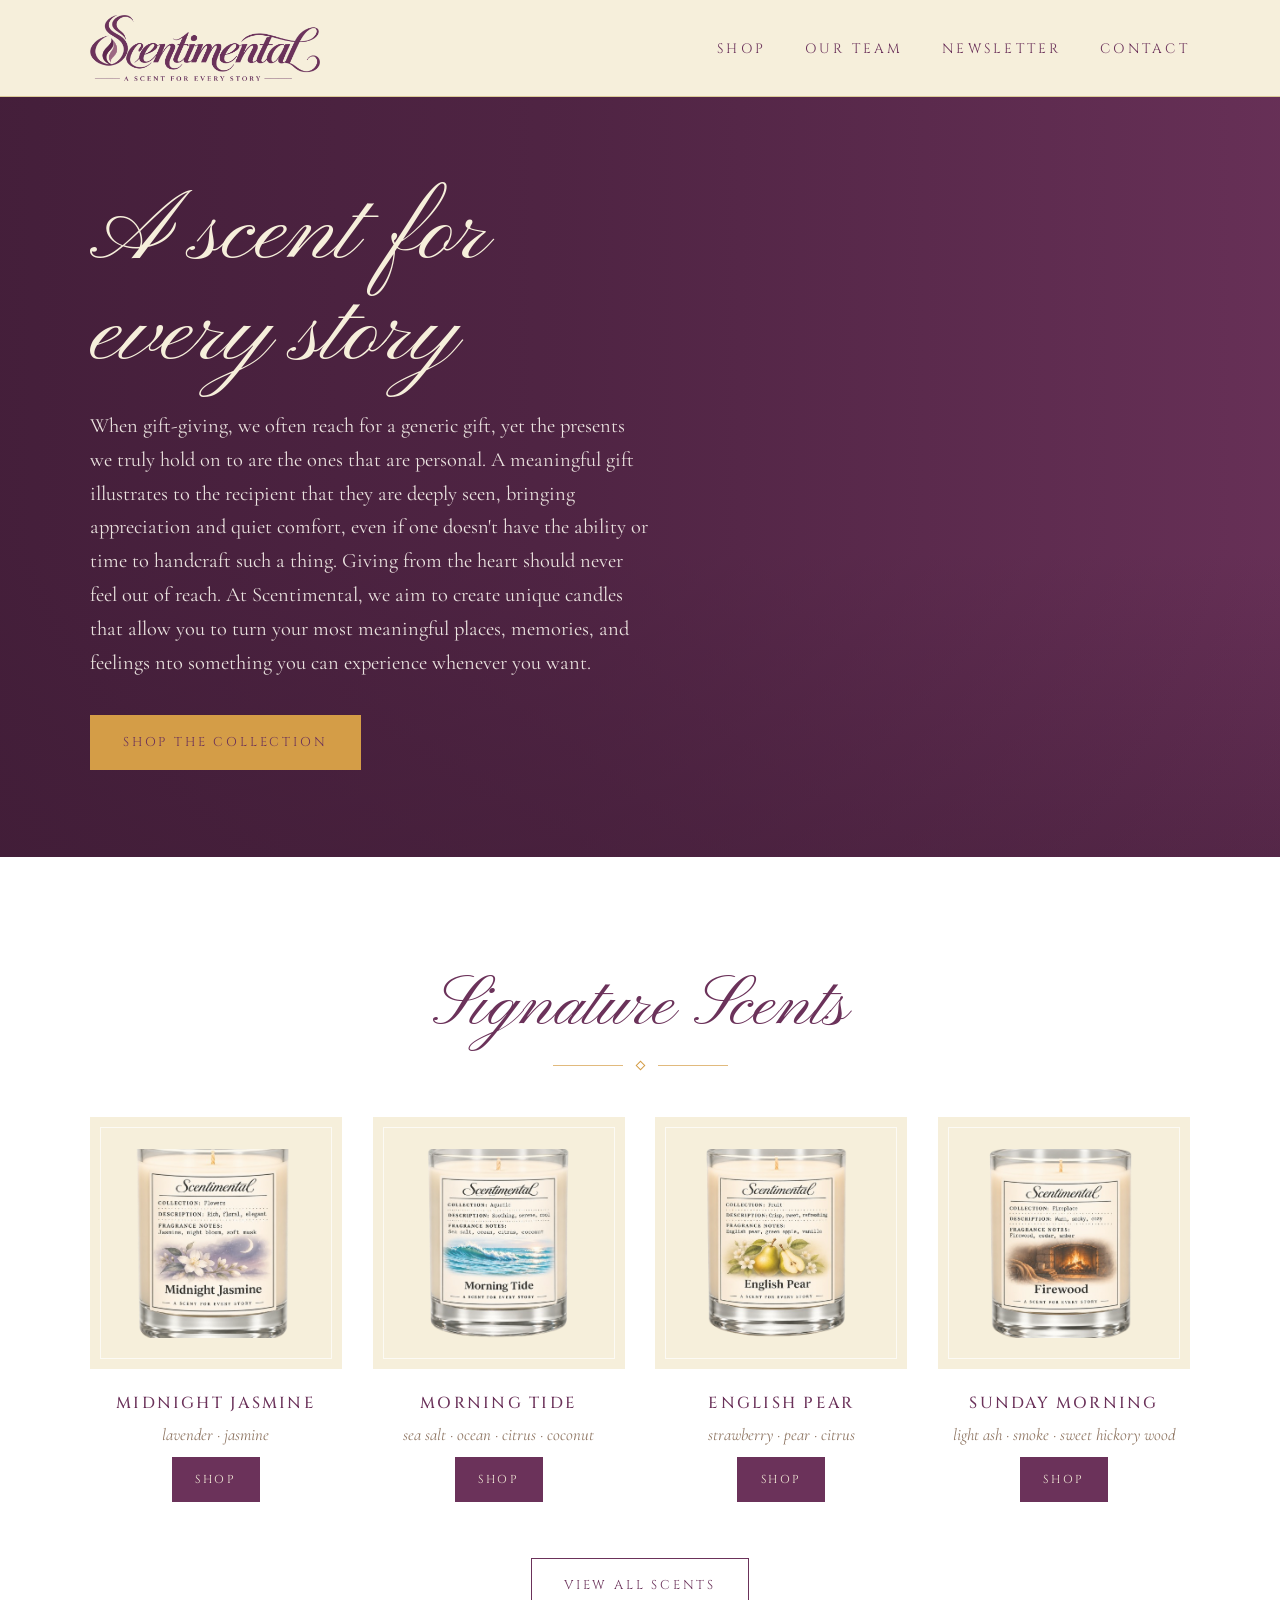
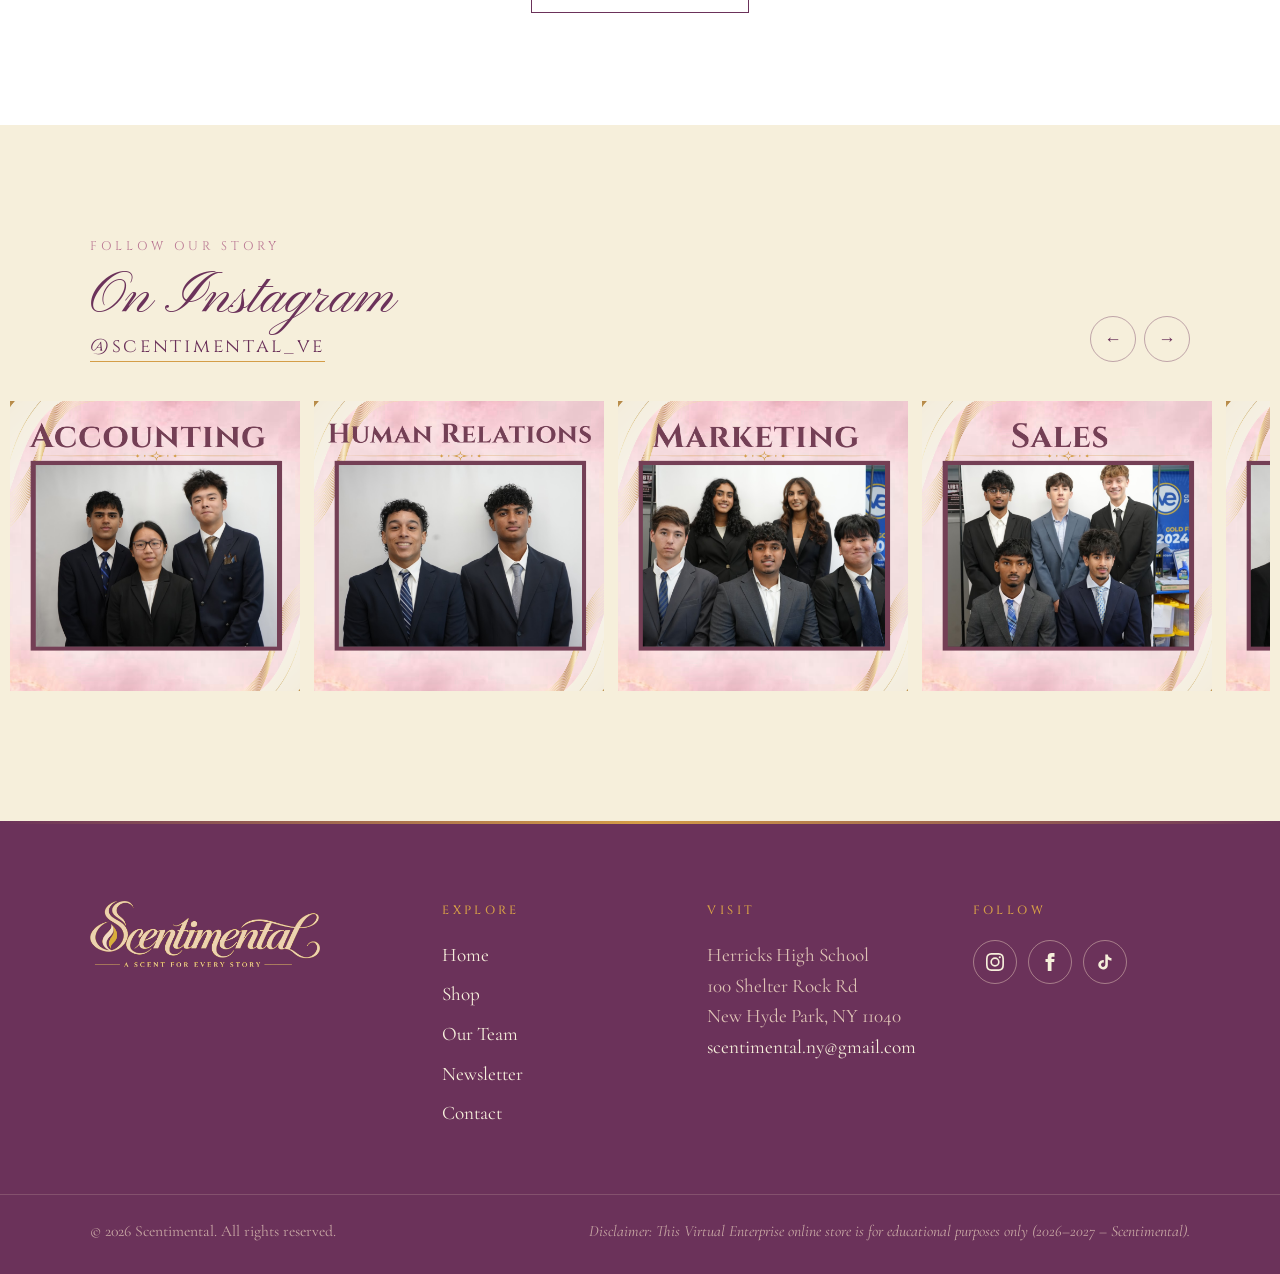
<file: index.html>
<!-- make sure rubric is followed: ON MON JUST UPDATE DESCIRIPTION -->

<!doctype html>
<html lang="en">
<head>
  <meta charset="utf-8">
  <meta name="viewport" content="width=device-width, initial-scale=1">
  <title>Scentimental | A Scent for Every Story</title>
  <meta name="description" content="Hand-poured soy candles from Scentimental. A scent for every story.">
  <link rel="icon" type="image/png" href="assets/favicon.png">
  <link rel="preconnect" href="https://fonts.googleapis.com">
  <link rel="preconnect" href="https://fonts.gstatic.com" crossorigin>
  <link href="https://fonts.googleapis.com/css2?family=Cinzel:wght@400;500;600&family=Cormorant+Garamond:ital,wght@0,400;0,500;0,600;1,400;1,500&family=Pinyon+Script&display=swap" rel="stylesheet">
  <link rel="stylesheet" href="css/style.css">
</head>
<body>

  <header class="site-header">
    <div class="wrap">
      <a class="brand" href="index.html" aria-label="Scentimental home">
        <img src="assets/logo-wordmark.png" alt="Scentimental — A Scent for Every Story">
      </a>
      <button class="nav-toggle" aria-label="Open menu" aria-expanded="false" aria-controls="site-nav">
        <span></span><span></span><span></span>
      </button>
      <nav class="nav" id="site-nav" aria-label="Main">
        <ul><li><a href="shop.html">Shop</a></li><li><a href="team.html">Our Team</a></li><li><a href="newsletter.html">Newsletter</a></li><li><a href="contact.html">Contact</a></li></ul>
      </nav>
    </div>
  </header>

  <main>

    <section class="hero" style="background-image:url('https://images.unsplash.com/photo-1476900164809-ff19b8ae5968?auto=format&fit=crop&w=2000&q=75')">
      <div class="wrap">
        <div class="hero-copy">
          <h1>A scent for every story</h1>
          <p>When gift-giving, we often reach for a generic gift, yet the presents we truly hold on to are the ones that are personal. A meaningful gift illustrates to the recipient that they are deeply seen, bringing appreciation and quiet comfort, even if one doesn't have the ability or time to handcraft such a thing. Giving from the heart should never feel out of reach. At Scentimental, we aim to create unique candles that allow you to turn your most meaningful places, memories, and feelings nto something you can experience whenever you want.</p>
          <a class="btn btn--gold" href="shop.html">Shop the Collection</a>
        </div>
      </div>
    </section>

    <section class="section">
      <div class="wrap">
        <header class="section-head reveal">
          <h2 class="script-title">Signature Scents</h2>
          <div class="rule"><span></span></div>
        </header>
        <div class="products">
        <article class="product reveal">
          <div class="product-photo"><img src="assets/candlephotos/midnightjasmine.png" alt=""></div>
          <h3>Midnight Jasmine</h3>
          <p class="notes">lavender &middot; jasmine</p>
          <a class="btn btn--sm" href="shop.html" aria-label="Shop">Shop</a>
        </article>
        <article class="product reveal">
          <div class="product-photo"><img src="assets/candlephotos/morningtide.png" alt=""></div>
          <h3>Morning Tide</h3>
          <p class="notes">sea salt &middot; ocean &middot; citrus &middot; coconut</p>
          <a class="btn btn--sm" href="shop.html" aria-label="Buy Golden Hour">Shop</a>
        </article>
        <article class="product reveal">
          <div class="product-photo"><img src="assets/candlephotos/englishpear.png" alt=""></div>
          <h3>English Pear</h3>
          <p class="notes">strawberry &middot; pear &middot; citrus</p>
          <a class="btn btn--sm" href="shop.html" aria-label="Buy Love Letters">Shop</a>
        </article>
        <article class="product reveal">
          <div class="product-photo"><img src="assets/candlephotos/firewood.png" alt=""></div>
          <h3>Sunday Morning</h3>
          <p class="notes">light ash &middot; smoke &middot; sweet hickory wood</p>         
          <a class="btn btn--sm" href="shop.html" aria-label="Buy Sunday Morning">Shop</a>
        </article>
        </div>
        <div class="center-cta reveal"><a class="btn btn--ghost" href="shop.html">View All Scents</a></div>
      </div>
    </section>

    <section class="section section--sand">
      <div class="wrap">
        <div class="insta-head reveal">
          <div>
            <p class="eyebrow">Follow our story</p>
            <h2 class="script-title">On Instagram</h2>
            <a class="insta-handle" href="https://www.instagram.com/scentimental_ve/" target="_blank" rel="noopener">@scentimental_ve</a>
          </div>
          <div class="insta-controls">
            <button type="button" data-scroll="-1" aria-label="Scroll gallery left">&larr;</button>
            <button type="button" data-scroll="1" aria-label="Scroll gallery right">&rarr;</button>
          </div>
        </div>
      </div>
      <div class="insta-track">
        <a href="https://www.instagram.com/p/Dfdggf5mznR/?img_index=1" target="_blank" rel="noopener" aria-label="View post on Instagram"><img src="assets/instaposts/accounting.png"></a>
        <a href="https://www.instagram.com/p/DfdaLjxmwQW/?img_index=1" target="_blank" rel="noopener" aria-label="View post on Instagram"><img src="assets/instaposts/HR.png"></a>
        <a href="https://www.instagram.com/p/DfdVoEem-0d/?img_index=1" target="_blank" rel="noopener" aria-label="View post on Instagram"><img src="assets/instaposts/marketing.png"></a>
        <a href="https://www.instagram.com/p/DfdPebbGySq/?img_index=1" target="_blank" rel="noopener" aria-label="View post on Instagram"><img src="assets/instaposts/sales.png"></a>
        <a href="https://www.instagram.com/p/DfdPU5fGx5H/?img_index=1" target="_blank" rel="noopener" aria-label="View post on Instagram"><img src="assets/instaposts/csuite.png" alt="Meet C-Suite" loading="lazy"></a>
        <a href="https://www.instagram.com/p/Dfc-5CEtt4u/" target="_blank" rel="noopener" aria-label="View post on Instagram"><img src="assets/instaposts/team.png" alt="Meet The Team post" loading="lazy"></a>
        <a href="https://www.instagram.com/p/DfRBzHvFoQL/?img_index=1" target="_blank" rel="noopener" aria-label="View post on Instagram"><img src="assets/instaposts/liupost.png" alt="LIU Leadership Post" loading="lazy"></a>
        <a href="https://www.instagram.com/p/DfPlfXWN_NI/" target="_blank" rel="noopener" aria-label="View post on Instagram"><img src="assets/instaposts/liureel.png" alt="LIU Leadership Reel" loading="lazy"></a>
        <a href="https://www.instagram.com/p/DfIRN-fN0MX/" target="_blank" rel="noopener" aria-label="View post on Instagram"><img src="assets/instaposts/banner1.png" alt="Scentimental banner photo" loading="lazy"></a>
        <a href="https://www.instagram.com/p/DfIRKZMNMnD/" target="_blank" rel="noopener" aria-label="View post on Instagram"><img src="assets/instaposts/banner2.png" alt="Scentimental banner photo" loading="lazy"></a>
        <a href="https://www.instagram.com/p/DfIREo2N8S3/" target="_blank" rel="noopener" aria-label="View post on Instagram"><img src="assets/instaposts/banner3.png" alt="Scentimental banner photo" loading="lazy"></a>
      </div>
    </section>

  </main>

  <footer class="site-footer">
    <div class="wrap footer-grid">
      <div class="footer-brand">
        <a href="index.html"><img src="assets/logo-wordmark-light.png" alt="Scentimental"></a>
      </div>
      <div>
        <h4>Explore</h4>
        <ul><li><a href="index.html">Home</a></li><li><a href="shop.html">Shop</a></li><li><a href="team.html">Our Team</a></li><li><a href="newsletter.html">Newsletter</a></li><li><a href="contact.html">Contact</a></li></ul>
      </div>
      <div>
        <h4>Visit</h4>
        <address>
          Herricks High School<br>
          100 Shelter Rock Rd<br>
          New Hyde Park, NY 11040<br>
          <a href="mailto:scentimental.ny@gmail.com">scentimental.ny@gmail.com</a>
        </address>
      </div>
      <div>
        <h4>Follow</h4>
        <div class="socials">
          <a href="https://www.instagram.com/scentimental_ve/" target="_blank" rel="noopener" aria-label="Scentimental on Instagram"><svg viewBox="0 0 24 24" aria-hidden="true"><path d="M12 2.2c3.2 0 3.6 0 4.8.1 3.3.1 4.8 1.7 4.9 4.9.1 1.3.1 1.6.1 4.8s0 3.6-.1 4.8c-.1 3.2-1.7 4.8-4.9 4.9-1.3.1-1.6.1-4.8.1s-3.6 0-4.8-.1c-3.3-.1-4.8-1.7-4.9-4.9C2.2 15.6 2.2 15.2 2.2 12s0-3.6.1-4.8C2.4 3.9 3.9 2.4 7.2 2.3 8.4 2.2 8.8 2.2 12 2.2zM12 0C8.7 0 8.3 0 7.1.1 2.7.3.3 2.7.1 7.1 0 8.3 0 8.7 0 12s0 3.7.1 4.9c.2 4.4 2.6 6.8 7 7 1.2.1 1.6.1 4.9.1s3.7 0 4.9-.1c4.4-.2 6.8-2.6 7-7 .1-1.2.1-1.6.1-4.9s0-3.7-.1-4.9c-.2-4.4-2.6-6.8-7-7C15.7 0 15.3 0 12 0zm0 5.8a6.2 6.2 0 100 12.4 6.2 6.2 0 000-12.4zM12 16a4 4 0 110-8 4 4 0 010 8zm6.4-11.8a1.4 1.4 0 100 2.9 1.4 1.4 0 000-2.9z"/></svg></a>
          <a href="https://l.instagram.com/?u=https%3A%2F%2Fwww.facebook.com%2Fshare%2F1KSWnZXeKc%2F%3Fmibextid%3DwwXIfr%26utm_source%3Dig%26utm_medium%3Dsocial%26utm_content%3Dlink_in_bio&e=AUAwogEPh-abbCGvbs3tmME3pNUgNJGhS3Cw4AlfOlMktKXsWPhVgyaB8CdWRRhA0xU8I9SGsiQ_b3XwppEus-6hICic-MZmwNwvNtiLVO6futWHwQrCJRy4A1t7oMZj558mN3nqlr5o" target="_blank" rel="noopener" aria-label="Scentimental on Facebook"><svg viewBox="0 0 24 24" aria-hidden="true"><path d="M9 8H6v4h3v12h5V12h3.6l.4-4h-4V6.3c0-1 .2-1.3 1.1-1.3H18V0h-3.8C10.6 0 9 1.6 9 4.6V8z"/></svg></a>
          <a href="https://www.tiktok.com/@scentimental_ve" target="_blank" rel="noopener" aria-label="Scentimental on TikTok"><svg viewBox="0 0 24 24" aria-hidden="true"><path d="M19.6 6.7a4.8 4.8 0 01-3.8-4.2V2h-3.4v13.7a2.9 2.9 0 01-5.2 1.7 2.9 2.9 0 013.2-4.5V9.4a6.3 6.3 0 00-5.4 10.7 6.3 6.3 0 0010.8-4.4V8.7a8.2 8.2 0 004.8 1.5V6.8a4.8 4.8 0 01-1-.1z"/></svg></a>
        </div>
      </div>
    </div>
    <div class="footer-base">
      <div class="wrap">
        <span>&copy; <span data-year>2026</span> Scentimental. All rights reserved.</span>
        <span class="disclaimer">Disclaimer: This Virtual Enterprise online store is for educational purposes only (2026&ndash;2027 &ndash; Scentimental).</span>
      </div>
    </div>
  </footer>

  <script src="js/main.js"></script>
</body>
</html>
</file>
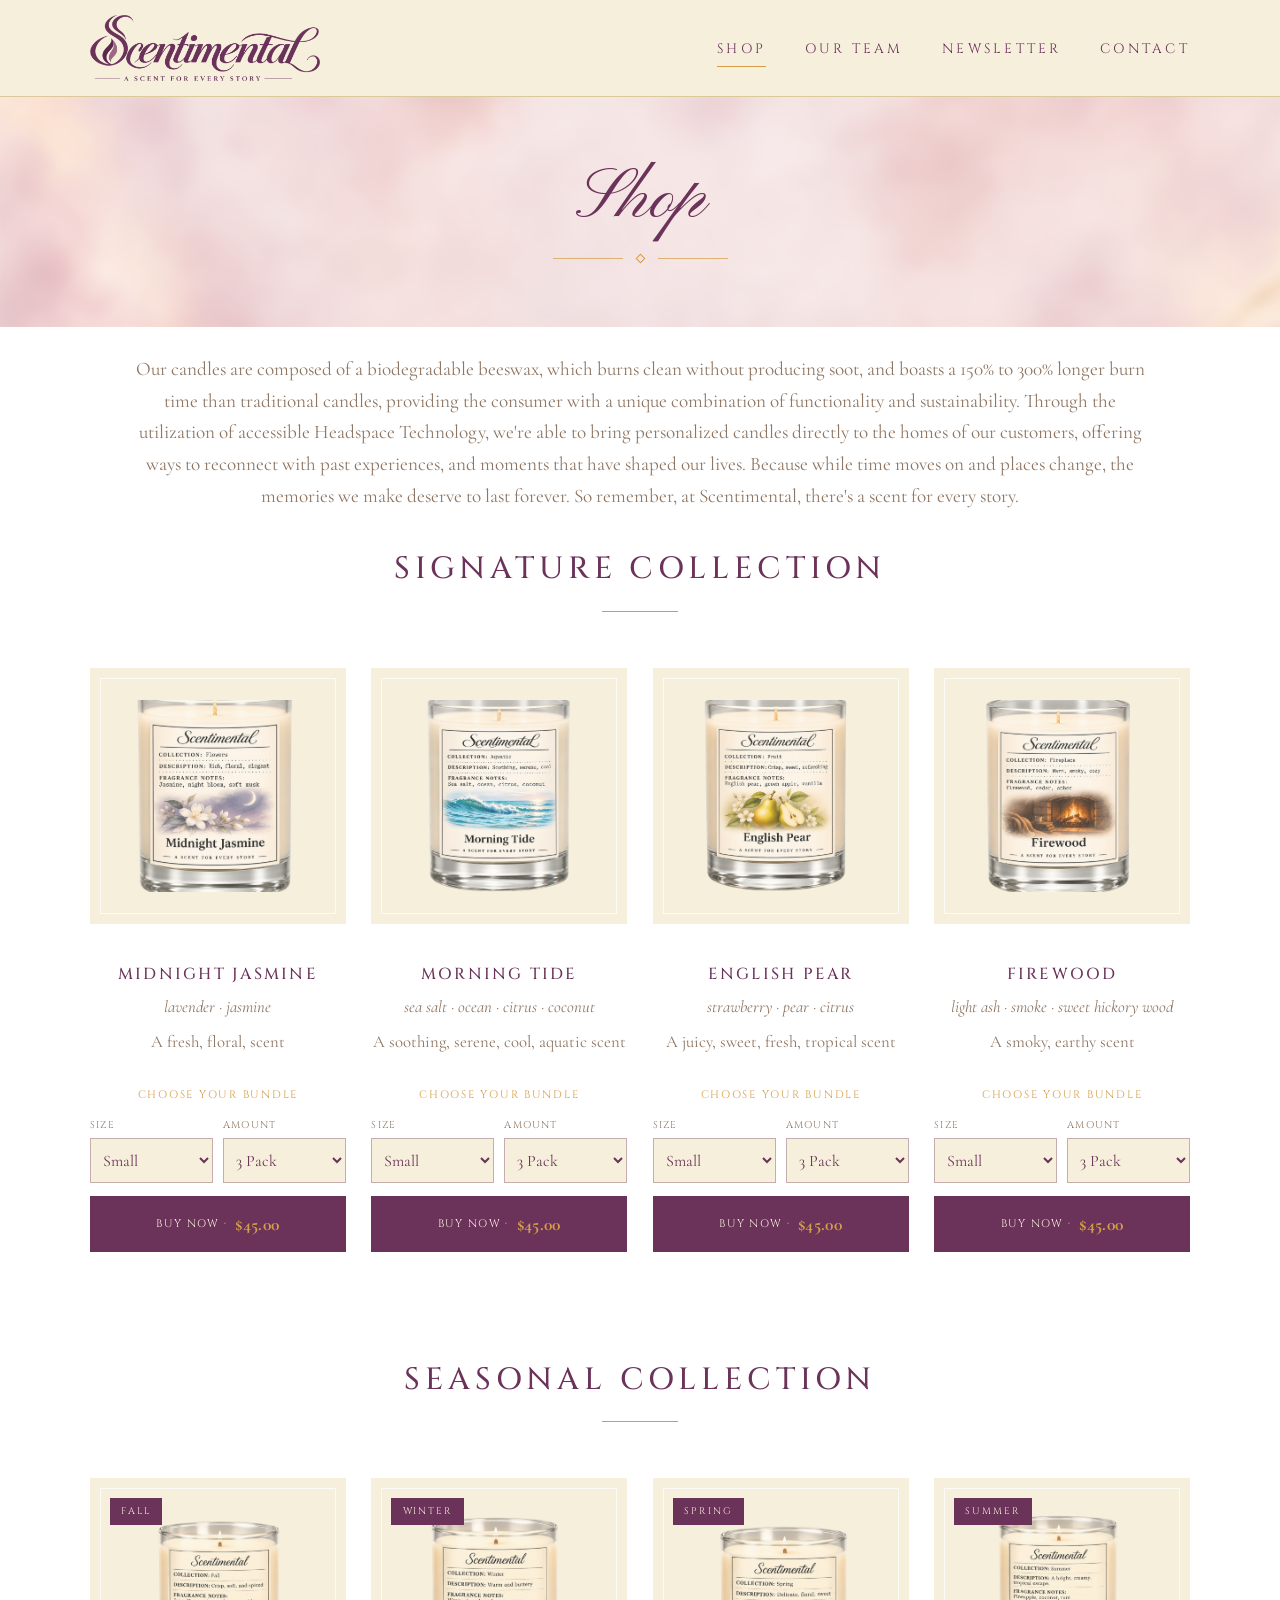
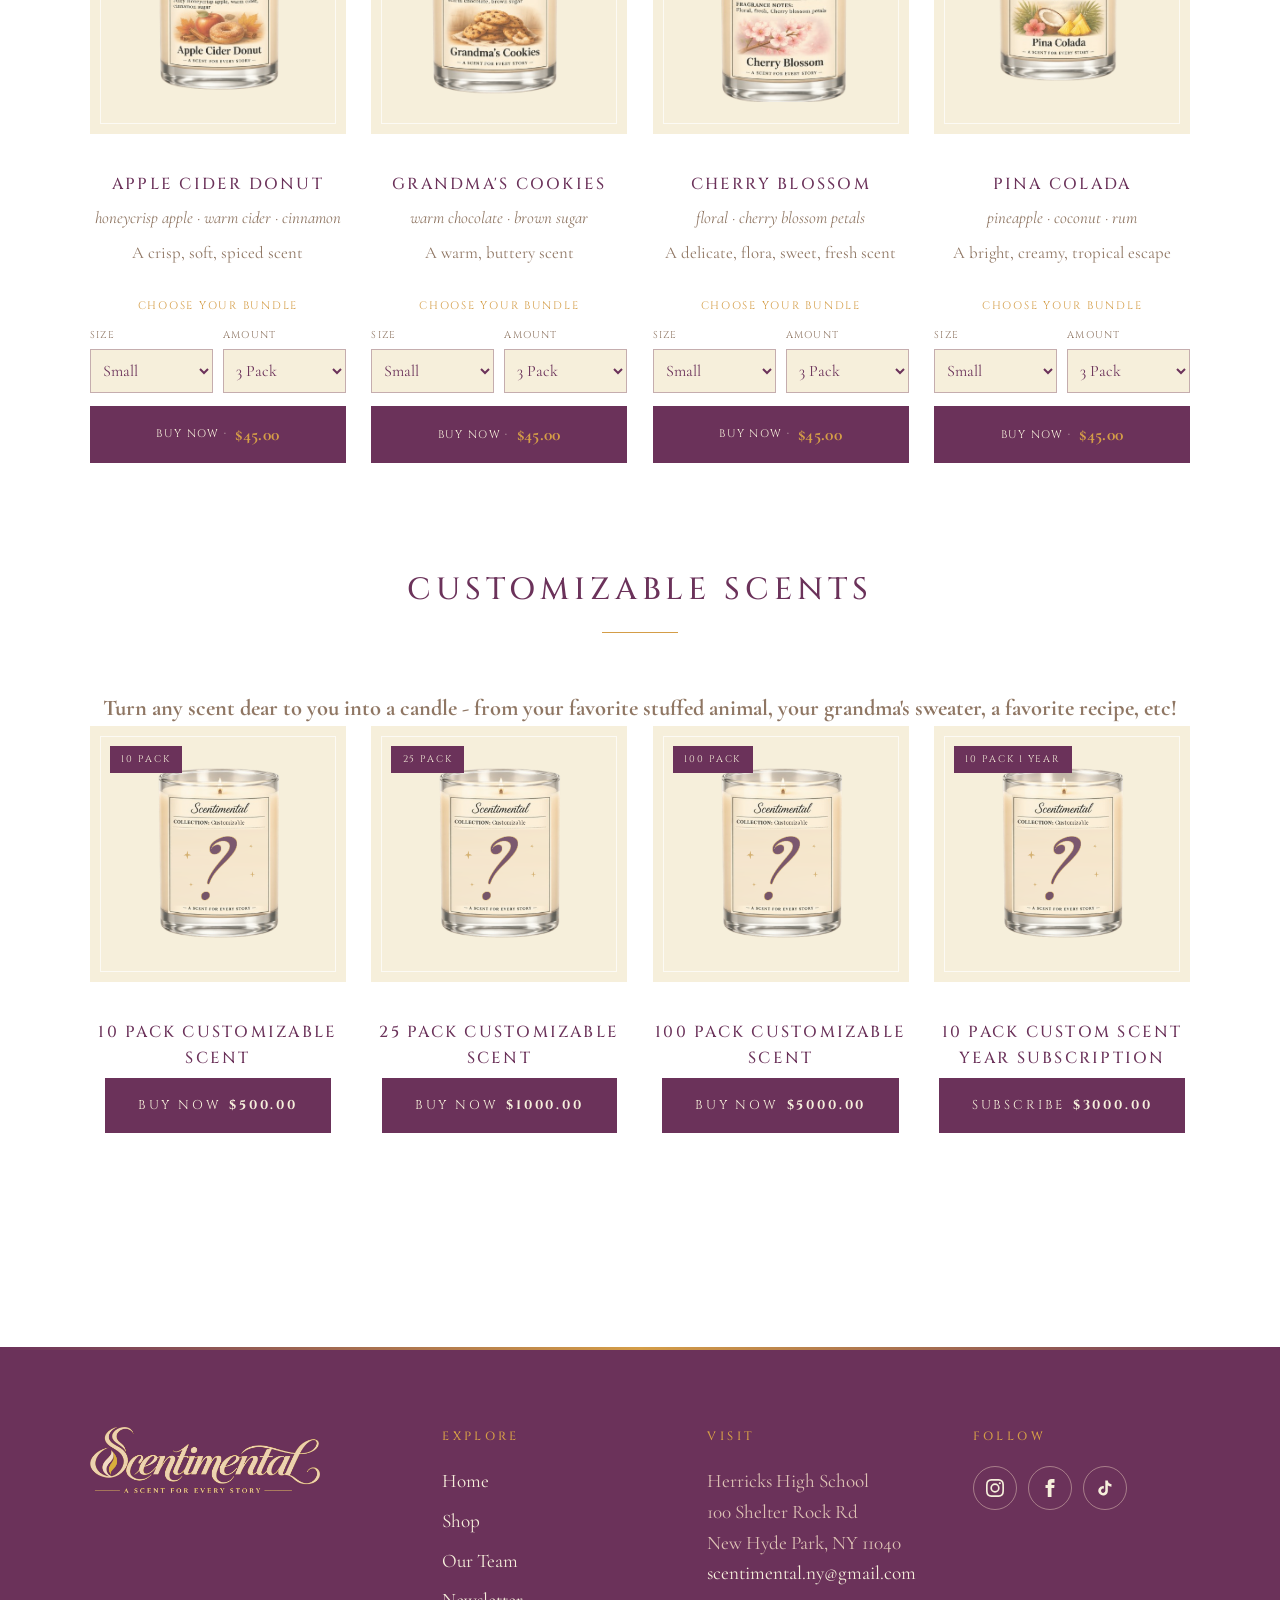
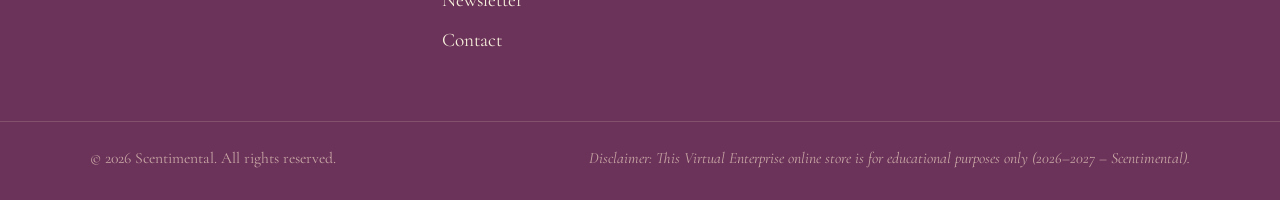
<file: shop.html>
<!doctype html>
<html lang="en">
<head>
  <meta charset="utf-8">
  <meta name="viewport" content="width=device-width, initial-scale=1">
  <title>Shop | Scentimental</title>
  <meta name="description" content="Shop Scentimental's hand-poured soy candles and gift sets.">

  <link rel="icon" type="image/png" href="assets/favicon.png">
  <link rel="preconnect" href="https://fonts.googleapis.com">
  <link rel="preconnect" href="https://fonts.gstatic.com" crossorigin>
  <link href="https://fonts.googleapis.com/css2?family=Cinzel:wght@400;500;600&family=Cormorant+Garamond:ital,wght@0,400;0,500;0,600;1,400;1,500&family=Pinyon+Script&display=swap" rel="stylesheet">
  <link rel="stylesheet" href="css/style.css">
</head>

<body>

  <header class="site-header">
    <div class="wrap">
      <a class="brand" href="index.html" aria-label="Scentimental home">
        <img src="assets/logo-wordmark.png" alt="Scentimental — A Scent for Every Story">
      </a>

      <button class="nav-toggle" aria-label="Open menu" aria-expanded="false" aria-controls="site-nav">
        <span></span><span></span><span></span>
      </button>

      <nav class="nav" id="site-nav" aria-label="Main">
        <ul>
          <li><a href="shop.html" aria-current="page">Shop</a></li>
          <li><a href="team.html">Our Team</a></li>
          <li><a href="newsletter.html">Newsletter</a></li>
          <li><a href="contact.html">Contact</a></li></ul>
      </nav>
    </div>

  </header>

  <main>

    <section class="page-banner">
      <h1 class="script-title">Shop</h1>
      <div class="rule"><span></span></div>
    </section>

    <p style="margin: 3vh 10vw 0vh; text-align: center">Our candles are composed of a biodegradable beeswax, which burns clean without producing soot, and boasts a 150% to 300% longer burn time than traditional candles, providing the consumer with a unique combination of functionality and sustainability. Through the utilization of accessible Headspace Technology, we're able to bring personalized candles directly to the homes of our customers, offering ways to reconnect with past experiences, and moments that have shaped our lives. Because while time moves on and places change, the memories we make deserve to last forever. So remember, at Scentimental, there's a scent for every story.</p>

    <section class="section shop-section">
      <div class="wrap">
      
        <!-- signature scents -->
        <section class="shop-collection" aria-labelledby="signature-title">
          <h2 class="collection-title" id="signature-title">Signature Collection</h2>
          <div class="collection-products" id="signature-products"></div>
        </section>

        <!-- seasonal scents -->
        <section class="shop-collection" aria-labelledby="seasonal-title">
          <h2 class="collection-title" id="seasonal-title">Seasonal Collection</h2>
          <div class="collection-products" id="seasonal-products"></div>
        </section>

        <!-- custom scents -->
        <section class="shop-collection custom-collection" aria-labelledby="custom-title">
          <h2 class="collection-title" id="custom-title">Customizable Scents</h2>
          <h3 style="margin: 0px"><center>Turn any scent dear to you into a candle - from your favorite stuffed animal, your grandma's sweater, a favorite recipe, etc!</center></h3>
          
          <div class="collection-products custom-products">
            <article class="product reveal">
              <div class="product-photo">
                <span class="tag">10 PACK</span>
                <img src="assets/candlephotos/custom.png" alt="Customizable scent 10 pack">
              </div>
              <h3>10 Pack Customizable Scent</h3>
              <a href="https://portal.veinternational.org/buybuttons/us0110935/btn/customizable-scent-10-pack-020/" class="btn custom-buy-button">Buy Now <strong>$500.00</strong></a>
            </article>

            <article class="product reveal">
              <div class="product-photo">
                <span class="tag">25 PACK</span>
                <img src="assets/candlephotos/custom.png" alt="Customizable scent 25-pack">
              </div>
              <h3>25 Pack Customizable Scent</h3>
              <a href="https://portal.veinternational.org/buybuttons/us0110935/btn/customizable-scent-25-pack-022/" class="btn custom-buy-button">Buy Now<strong>$1000.00</strong></a>
            </article>

            <article class="product reveal">
              <div class="product-photo">
                <span class="tag">100 PACK</span>
                <img src="assets/candlephotos/custom.png" alt="Customizable scent 100-pack">
              </div>
              <h3>100 Pack Customizable Scent</h3>
              <a href="https://portal.veinternational.org/buybuttons/us0110935/btn/customizable-scent-100-pack-023/" class="btn custom-buy-button">Buy Now<strong>$5000.00</strong></a>
            </article>

            <article class="product reveal">
              <div class="product-photo">
                <span class="tag">10 PACK 1 YEAR</span>
                <img src="assets/candlephotos/custom.png" alt="1 Year customizable scent subscription">
              </div>
              <h3>10 Pack Custom Scent Year Subscription</h3>
              <a href="https://portal.veinternational.org/buybuttons/us0110935/btn/customization-candle-10-pack-1-year-subscription-021/" class="btn custom-buy-button">Subscribe <strong>$3000.00</strong></a>
            </article>

          </div>
        </section>

      </div>
    </section>
  </main>

  <footer class="site-footer">
    <div class="wrap footer-grid">
      
      <div class="footer-brand">
        <a href="index.html">
          <img src="assets/logo-wordmark-light.png" alt="Scentimental">
        </a>
      </div>

      <div>
        <h4>Explore</h4>
        <ul>
          <li><a href="index.html">Home</a></li>
          <li><a href="shop.html">Shop</a></li>
          <li><a href="team.html">Our Team</a></li>
          <li><a href="newsletter.html">Newsletter</a></li>
          <li><a href="contact.html">Contact</a></li>
        </ul>
      </div>

      <div>
        <h4>Visit</h4>
        <address>
          Herricks High School<br>
          100 Shelter Rock Rd<br>
          New Hyde Park, NY 11040<br>
          <a href="mailto:scentimental.ny@gmail.com">scentimental.ny@gmail.com</a>
        </address>
      </div>

      <div>
        <h4>Follow</h4>
        <div class="socials">
          <a href="https://www.instagram.com/scentimental_ve/" target="_blank" rel="noopener" aria-label="Scentimental on Instagram"><svg viewBox="0 0 24 24" aria-hidden="true"><path d="M12 2.2c3.2 0 3.6 0 4.8.1 3.3.1 4.8 1.7 4.9 4.9.1 1.3.1 1.6.1 4.8s0 3.6-.1 4.8c-.1 3.2-1.7 4.8-4.9 4.9-1.3.1-1.6.1-4.8.1s-3.6 0-4.8-.1c-3.3-.1-4.8-1.7-4.9-4.9C2.2 15.6 2.2 15.2 2.2 12s0-3.6.1-4.8C2.4 3.9 3.9 2.4 7.2 2.3 8.4 2.2 8.8 2.2 12 2.2zM12 0C8.7 0 8.3 0 7.1.1 2.7.3.3 2.7.1 7.1 0 8.3 0 8.7 0 12s0 3.7.1 4.9c.2 4.4 2.6 6.8 7 7 1.2.1 1.6.1 4.9.1s3.7 0 4.9-.1c4.4-.2 6.8-2.6 7-7 .1-1.2.1-1.6.1-4.9s0-3.7-.1-4.9c-.2-4.4-2.6-6.8-7-7C15.7 0 15.3 0 12 0zm0 5.8a6.2 6.2 0 100 12.4 6.2 6.2 0 000-12.4zM12 16a4 4 0 110-8 4 4 0 010 8zm6.4-11.8a1.4 1.4 0 100 2.9 1.4 1.4 0 000-2.9z"/></svg></a>
          <a href="https://l.instagram.com/?u=https%3A%2F%2Fwww.facebook.com%2Fshare%2F1KSWnZXeKc%2F%3Fmibextid%3DwwXIfr%26utm_source%3Dig%26utm_medium%3Dsocial%26utm_content%3Dlink_in_bio&e=AUAwogEPh-abbCGvbs3tmME3pNUgNJGhS3Cw4AlfOlMktKXsWPhVgyaB8CdWRRhA0xU8I9SGsiQ_b3XwppEus-6hICic-MZmwNwvNtiLVO6futWHwQrCJRy4A1t7oMZj558mN3nqlr5o" target="_blank" rel="noopener" aria-label="Scentimental on Facebook"><svg viewBox="0 0 24 24" aria-hidden="true"><path d="M9 8H6v4h3v12h5V12h3.6l.4-4h-4V6.3c0-1 .2-1.3 1.1-1.3H18V0h-3.8C10.6 0 9 1.6 9 4.6V8z"/></svg></a>
          <a href="https://www.tiktok.com/@scentimental_ve" target="_blank" rel="noopener" aria-label="Scentimental on TikTok"><svg viewBox="0 0 24 24" aria-hidden="true"><path d="M19.6 6.7a4.8 4.8 0 01-3.8-4.2V2h-3.4v13.7a2.9 2.9 0 01-5.2 1.7 2.9 2.9 0 013.2-4.5V9.4a6.3 6.3 0 00-5.4 10.7 6.3 6.3 0 0010.8-4.4V8.7a8.2 8.2 0 004.8 1.5V6.8a4.8 4.8 0 01-1-.1z"/></svg></a>
        </div>
      </div>

    </div>

    <div class="footer-base">
      <div class="wrap">
        <span>&copy; <span data-year>2026</span> Scentimental. All rights reserved.</span>
        <span class="disclaimer">Disclaimer: This Virtual Enterprise online store is for educational purposes only (2026&ndash;2027 &ndash; Scentimental).</span>
      </div>
    </div>
  </footer>

  <!-- products -->
  <script>
    const bundleOptions=[
      {
        name: "Small · 3 Pack",
        type: "Seasonal",
        price: "$45.00",
        url: "https://portal.veinternational.org/buybuttons/us0110935/btn/small-seasonal-scent-3-pack-bundle-019/"
      },
      {
        name: "Small · 5 Pack",
        type: "Seasonal",
        price: "$80.00",
        url: "https://portal.veinternational.org/buybuttons/us0110935/btn/small-seasonal-scent-5-pack-bundle-018/"
      },
      {
        name: "Small · 10 Pack",
        type: "Seasonal",
        price: "$150.00",
        url: "https://portal.veinternational.org/buybuttons/us0110935/btn/small-seasonal-scent-10-pack-bundle-016/"
      },
      {
        name: "Medium · 3 Pack",
        type: "Seasonal",
        price: "$50.00",
        url: "https://portal.veinternational.org/buybuttons/us0110935/btn/medium-seasonal-scent-3-pack-bundle-012/"
      },
      {
        name: "Medium · 5 Pack",
        type: "Seasonal",
        price: "$80.00",
        url: "https://portal.veinternational.org/buybuttons/us0110935/btn/medium-seasonal-scent-5-pack-bundle-011/"
      },
      {
        name: "Medium · 10 Pack",
        type: "Seasonal",
        price: "$175.00",
        url: "https://portal.veinternational.org/buybuttons/us0110935/btn/medium-seasonal-scent-10-pack-bundle-010/"
      },
      {
        name: "Large · 3 Pack",
        type: "Seasonal",
        price: "$60.00",
        url: "https://portal.veinternational.org/buybuttons/us0110935/btn/large-seasonal-scent-3-pack-bundle-006/"
      },
      {
        name: "Large · 5 Pack",
        type: "Seasonal",
        price: "$100.00",
        url: "https://portal.veinternational.org/buybuttons/us0110935/btn/large-seasonal-scent-5-pack-bundle-005/"
      },
      {
        name: "Large · 10 Pack",
        type: "Seasonal",
        price: "$200.00",
        url: "https://portal.veinternational.org/buybuttons/us0110935/btn/large-seasonal-scent-10-pack-bundle-004/"
      },
      {
        name: "Small · 3 Pack",
        type: "Signature",
        price: "$45.00",
        url: "https://portal.veinternational.org/buybuttons/us0110935/btn/small-signature-scent-3-pack-bundle-015/"
      },
      {
        name: "Small · 5 Pack",
        type: "Signature",
        price: "$80.00",
        url: "https://portal.veinternational.org/buybuttons/us0110935/btn/small-signature-scent-5-pack-bundle-014/"
      },
      {
        name: "Small · 10 Pack",
        type: "Signature",
        price: "$150.00",
        url: "https://portal.veinternational.org/buybuttons/us0110935/btn/small-signature-scent-10-pack-bundle-013/"
      },
      {
        name: "Medium · 3 Pack",
        type: "Signature",
        price: "$50.00",
        url: "https://portal.veinternational.org/buybuttons/us0110935/btn/medium-signature-scent-3-pack-bundle-009/"
      },
      {
        name: "Medium · 5 Pack",
        type: "Signature",
        price: "$80.00",
        url: "https://portal.veinternational.org/buybuttons/us0110935/btn/medium-signature-scent-5-pack-bundle-008/"
      },
      {
        name: "Medium · 10 Pack",
        type: "Signature",
        price: "$175.00",
        url: "https://portal.veinternational.org/buybuttons/us0110935/btn/medium-signature-scent-10-pack-bundle-007/"
      },
      {
        name: "Large · 3 Pack",
        type: "Signature",
        price: "$60.00",
        url: "https://portal.veinternational.org/buybuttons/us0110935/btn/large-signature-scent-3-pack-bundle-003/"
      },
      {
        name: "Large · 5 Pack",
        type: "Signature",
        price: "$100.00",
        url: "https://portal.veinternational.org/buybuttons/us0110935/btn/large-signature-scent-5-pack-bundle-002/"
      },
      {
        name: "Large · 10 Pack",
        type: "Signature",
        price: "$200.00",
        url: "https://portal.veinternational.org/buybuttons/us0110935/btn/large-signature-scent-10-pack-bundle-001/"
      },
    ]

    const scents=[
      {
        name: "Midnight Jasmine",
        type: "Signature",
        notes: "lavender · jasmine",
        description: "A fresh, floral, scent",
        image: "assets/candlephotos/midnightjasmine.png"
      },
      {
        name: "Morning Tide",
        type: "Signature",
        notes: "sea salt · ocean · citrus · coconut",
        description: "A soothing, serene, cool, aquatic scent",
        image: "assets/candlephotos/morningtide.png"
      },
      {
        name: "English Pear",
        type: "Signature",
        notes: "strawberry · pear · citrus",
        description: "A juicy, sweet, fresh, tropical scent",
        image: "assets/candlephotos/englishpear.png"
      },
      {
        name: "Firewood",
        type: "Signature",
        notes: "light ash · smoke · sweet hickory wood",
        description: "A smoky, earthy scent",
        image: "assets/candlephotos/firewood.png"
      },
      {
        name: "Apple Cider Donut",
        season: "FALL",
        type: "Seasonal",
        notes: "honeycrisp apple · warm cider · cinnamon",
        description: "A crisp, soft, spiced scent",
        image: "assets/candlephotos/appleciderdonut.png"
      },
      {
        name: "Grandma's Cookies",
        season: "WINTER",
        type: "Seasonal",
        notes: "warm chocolate · brown sugar",
        description: "A warm, buttery scent",
        image: "assets/candlephotos/grandmascookies.png"
      },
      {
        name: "Cherry Blossom",
        season: "SPRING",
        type: "Seasonal",
        notes: "floral · cherry blossom petals",
        description: "A delicate, flora, sweet, fresh scent",
        image: "assets/candlephotos/cherryblossom.png"
      },
      {
        name: "Pina Colada",
        season: "SUMMER",
        type: "Seasonal",
        notes: "pineapple · coconut · rum",
        description: "A bright, creamy, tropical escape",
        image: "assets/candlephotos/pinacolada.png"
      }
    ];

    function createScentCard(scent){
      const seasonTag = scent.season 
        ? `<span class="tag">${scent.season}</span>` 
        : "";

      return `
        <article class="product reveal">
          <div class="product-photo">
            ${seasonTag}
            <img src="${scent.image}" alt="${scent.name} candle">
          </div>

          <h3>${scent.name}</h3>
          <p class="notes">${scent.notes}</p>
          <p class="desc">${scent.description}</p>
          
          <div class="bundle-options">
            <p class="bundle-heading">Choose Your Bundle</p>

            <div class="bundle-selectors">
              <label>
                <span>Size</span>
                <select class="bundle-size" aria-label="Choose candle size">
                  <option value="Small">Small</option>
                  <option value="Medium">Medium</option>
                  <option value="Large">Large</option>
                </select>
              </label>

              <label>
                <span>Amount</span>
                <select class="bundle-amount" aria-label="Choose pack amount">
                  <option value="3">3 Pack</option>
                  <option value="5">5 Pack</option>
                  <option value="10">10 Pack</option>
                </select>
              </label>
            </div>

            <a class="btn bundle-buy-button" href="#" target="_blank" rel="noopener">
              Buy Now · <strong></strong>
            </a>
          </div>
        </article>
      `;
    }

    function updateBundleButton(card, scentType){
      const size = card.querySelector(".bundle-size").value;
      const amount = card.querySelector(".bundle-amount").value;

      const selectedBundle=bundleOptions.find(bundle => 
        bundle.type === scentType &&
        bundle.name === `${size} · ${amount} Pack`
      );

      const buyButton = card.querySelector(".bundle-buy-button");
      const price = buyButton.querySelector("strong");

      if(selectedBundle){
        buyButton.href = selectedBundle.url;
        price.textContent = selectedBundle.price;
      }
    }

    function setupBundleSelectors(){
      document.querySelectorAll("#signature-products .product").forEach(card => {
        const sizeSelect = card.querySelector(".bundle-size");
        const amountSelect = card.querySelector(".bundle-amount");
        const update = () => updateBundleButton(card, "Signature");
        sizeSelect.addEventListener("change", update);
        amountSelect.addEventListener("change", update);
        update();
      });
      
      document.querySelectorAll("#seasonal-products .product").forEach(card => {
        const sizeSelect = card.querySelector(".bundle-size");
        const amountSelect = card.querySelector(".bundle-amount");
        const update =() => updateBundleButton(card, "Seasonal");
        sizeSelect.addEventListener("change", update);
        amountSelect.addEventListener("change", update);
        update();
      });
    }

    document.getElementById("signature-products").innerHTML =
      scents
        .filter(scent => scent.type === "Signature")
        .map(createScentCard)
        .join("");

    document.getElementById("seasonal-products").innerHTML = 
      scents
        .filter(scent => scent.type === "Seasonal")
        .map(createScentCard)
        .join("");

    setupBundleSelectors();

    document.querySelectorAll(".shop-section .reveal").forEach(card => {
      card.classList.add("in");
    });
  </script>

  <script src="js/main.js"></script>
</body>
</html>
</file>
<file: css/style.css>
/* ==========================================================
   Scentimental — "A Scent for Every Story"
  color pallete subject to change
   light brown   #F1DAC4
     medium brown  #8F7663
     gold          #D9AF3B
     plum (logo)   #6B335A
     light purple  #A46787
   Type (matched to the logo)
     script   Pinyon Script   – the "Scentimental" wordmark
     caps     Cinzel          – the "A SCENT FOR EVERY STORY" tagline
     text     Cormorant Garamond ???
   ========================================================== */

:root {
  --sand: #f6efdb;
  /* --sand-soft: #F8EBDD; */
  /* --paper: #FCF7F1; */
  --umber: #8F7663;
  /* --umber-deep: #5E4A3C; */
  --gold: #D49D47;
  /* --gold-deep: #A9831F; */
  --plum: #6b325a;
  /* --plum-deep: #3F1C36; */
  --mauve: #b97692;
  --mauve-soft: #ecced3;

  --script: "Pinyon Script", cursive;
  --caps: "Cinzel", Georgia, serif;
  --text: "Cormorant Garamond", Georgia, serif;

  --wrap: 1180px;
  --gutter: clamp(16px, 4vw, 40px);
}

*,
*::before,
*::after { box-sizing: border-box; }

html { scroll-behavior: smooth; }

body {
  margin: 0;
  background: white;
  color: var(--umber);
  font-family: var(--text);
  font-size: 1.2rem;
  line-height: 1.65;
  -webkit-font-smoothing: antialiased;
  overflow-x: hidden;
}

img { max-width: 100%; display: block; }
a { color: inherit; }

.wrap {
  width: 100%;
  max-width: var(--wrap);
  margin: 0 auto;
  padding: 0 var(--gutter);
}

/* ---------- shared type ---------- */

.eyebrow {
  font-family: var(--caps);
  font-size: .78rem;
  letter-spacing: .32em;
  text-transform: uppercase;
  color: var(--mauve);
  margin: 0 0 .6rem;
}

.script-title {
  font-family: var(--script);
  font-weight: 400;
  color: var(--plum);
  font-size: clamp(2.8rem, 6vw, 4.4rem);
  line-height: 1.1;
  margin: 0;
}

.section-head {
  text-align: center;
  margin: 0 auto 3rem;
  max-width: 640px;
}

.section-head p {
  margin: .8rem 0 0;
  color: var(--umber);
  font-style: italic;
}

.rule {
  display: flex;
  align-items: center;
  justify-content: center;
  gap: 14px;
  margin: 1rem auto 0;
  color: var(--gold);
}
.rule::before,
.rule::after {
  content: "";
  height: 1px;
  width: 70px;
  background: currentColor;
  opacity: .7;
}
.rule span {
  width: 7px;
  height: 7px;
  transform: rotate(45deg);
  border: 1px solid currentColor;
}

/* ---------- buttons ---------- */

.btn {
  display: inline-flex;
  align-items: center;
  justify-content: center;
  gap: .6em;
  font-family: var(--caps);
  font-size: .8rem;
  letter-spacing: .22em;
  text-transform: uppercase;
  text-decoration: none;
  padding: 1rem 2rem;
  border: 1px solid var(--plum);
  background: var(--plum);
  color: var(--sand);
  cursor: pointer;
  transition: background .3s, color .3s, border-color .3s;
}
.btn:hover { background: var(--plum); border-color: var(--plum); }

.btn--gold {
  background: var(--gold);
  border-color: var(--gold);
  color: var(--plum);
}
.btn--gold:hover { background: #E7C25A; border-color: #E7C25A; }

.btn--ghost {
  background: transparent;
  color: var(--plum);
}
.btn--ghost:hover { background: var(--plum); color: var(--sand); }

.btn--sm { padding: .75rem 1.4rem; font-size: .72rem; }

/* ---------- announcement + header ---------- */

.announce {
  background: var(--plum);
  color: var(--sand);
  text-align: center;
  font-family: var(--caps);
  font-size: .68rem;
  letter-spacing: .28em;
  text-transform: uppercase;
  padding: .55rem var(--gutter);
}
.announce em { color: var(--gold); font-style: normal; }

.site-header {
  position: relative;
  z-index: 20;
  background: var(--sand);
  border-bottom: 1px solid rgba(169, 131, 31, .35);
}

.site-header .wrap {
  display: flex;
  align-items: center;
  justify-content: space-between;
  gap: 2rem;
  min-height: 96px;
}

.brand img { height: 66px; width: auto; }

.nav ul {
  list-style: none;
  display: flex;
  gap: clamp(1.4rem, 3vw, 2.8rem);
  margin: 0;
  padding: 0;
}

.nav a {
  position: relative;
  font-family: var(--caps);
  font-size: .85rem;
  letter-spacing: .24em;
  text-transform: uppercase;
  text-decoration: none;
  color: var(--plum);
  padding: .4rem 0;
}
.nav a::after {
  content: "";
  position: absolute;
  left: 50%;
  bottom: -2px;
  width: 0;
  height: 1px;
  background: var(--gold);
  transition: width .35s, left .35s;
}
.nav a:hover::after,
.nav a[aria-current="page"]::after { width: 100%; left: 0; }
.nav a[aria-current="page"] { color: var(--plum); }

.nav-toggle {
  display: none;
  background: none;
  border: 0;
  padding: 10px;
  cursor: pointer;
}
.nav-toggle span {
  display: block;
  width: 26px;
  height: 1.5px;
  background: var(--plum);
  margin: 6px 0;
  transition: transform .3s, opacity .3s;
}

/* ---------- page banner (inner pages) ---------- */

.page-banner {
  position: relative;
  isolation: isolate;
  overflow: hidden;
  background: #f1e5dc;
  min-height: 230px;
  display: flex;
  flex-direction: column;
  align-items: center;
  justify-content: center;
  text-align: center;
  padding: 3.5rem 1.5rem;
}
.page-banner::before{
  content: "";
  position: absolute;
  inset: -12px;
  z-index: -1;
  background-image: url("../assets/banner.png");
  background-size: cover;
  background-position: center;
  filter: blur(7px);
}
.page-banner h1, .page-banner h2, .page-banner .rule{
  position: relative;
  z-index: 1;
}
.page-banner p {
  max-width: 560px;
  margin: 1rem auto 0;
  font-style: italic;
  color: var(--umber);
}

/* ---------- hero ---------- */

.hero {
  position: relative;
  min-height: min(88vh, 760px);
  display: flex;
  align-items: center;
  color: var(--sand);
  background: var(--plum) center / cover no-repeat;
}
.hero::before {
  content: "";
  position: absolute;
  inset: 0;
  background:
    linear-gradient(90deg, rgba(63, 28, 54, .88) 0%, rgba(63, 28, 54, .62) 45%, rgba(63, 28, 54, .1) 100%),
    linear-gradient(0deg, rgba(63, 28, 54, .45), transparent 40%);
}
.hero .wrap { position: relative; padding-top: 5rem; padding-bottom: 5rem; }

.hero-copy { max-width: 560px; }
.hero .eyebrow { color: var(--gold); }

.hero h1 {
  font-family: var(--script);
  font-weight: 400;
  font-size: clamp(3.4rem, 8vw, 6.2rem);
  line-height: 1.02;
  margin: 0 0 1.4rem;
  color: var(--sand);
}
.hero h1 .amp { color: var(--gold); }

.hero p {
  font-size: 1.28rem;
  color: rgba(252, 247, 241, .9);
  margin: 0 0 2.2rem;
}

.hero-sign {
  display: block;
  margin-top: -1.2rem;
  margin-bottom: 2.2rem;
  font-family: var(--script);
  font-size: 1.8rem;
  color: var(--gold);
}

/* ---------- product cards ---------- */
.section { padding: clamp(4.5rem, 9vw, 7rem) 0; }
.section--sand { background: var(--sand); }

.products {
  display: grid;
  grid-template-columns: repeat(4, 1fr);
  gap: clamp(1.2rem, 2.4vw, 2rem);
}

.product { display: flex; flex-direction: column; text-align: center; }

.product-photo {
  position: relative;
  aspect-ratio: 4 / 5;
  background:
    radial-gradient(circle at 50% 38%, rgba(252, 247, 241, .9), transparent 62%),
    linear-gradient(170deg, var(--sand), #E6C9AF);
  display: grid;
  place-items: center;
  overflow: hidden;
  margin-bottom: 1.3rem;
}
.product-photo::after {
  content: "";
  position: absolute;
  inset: 10px;
  border: 1px solid rgba(255, 255, 255, .7);
  pointer-events: none;
}
.product-photo img {
  width: 34%;
  opacity: .32;
  transition: transform .6s, opacity .6s;
}
.product:hover .product-photo img { transform: translateY(-6px); opacity: .45; }
.product-photo small {
  position: absolute;
  bottom: 22px;
  left: 0;
  right: 0;
  font-family: var(--caps);
  font-size: .62rem;
  letter-spacing: .3em;
  text-transform: uppercase;
  color: var(--umber);
}

.tag {
  position: absolute;
  top: 20px;
  left: 20px;
  z-index: 1;
  font-family: var(--caps);
  font-size: .6rem;
  letter-spacing: .2em;
  text-transform: uppercase;
  background: var(--plum);
  color: var(--sand);
  padding: .35rem .7rem;
}

.product h3 {
  font-family: var(--caps);
  font-weight: 500;
  font-size: 1rem;
  letter-spacing: .14em;
  text-transform: uppercase;
  color: var(--plum);
  margin: 0 0 .3rem;
}
.product .notes {
  font-style: italic;
  color: var(--umber);
  font-size: 1.05rem;
  margin: 0 0 .5rem;
}
.product .desc {
  font-size: 1.05rem;
  margin: 0 0 .8rem;
  line-height: 1.5;
}
.product .price {
  font-family: var(--caps);
  font-size: 1rem;
  letter-spacing: .1em;
  color: var(--gold);
  margin: 0 0 1.1rem;
}
.product .btn { margin-top: auto; align-self: center; }

.center-cta { text-align: center; margin-top: 3.5rem; }

/* ---------- shop extras ---------- */

.filters {
  display: flex;
  flex-wrap: wrap;
  justify-content: center;
  gap: .6rem;
  margin: -1rem 0 3rem;
}
.filters button {
  font-family: var(--caps);
  font-size: .72rem;
  letter-spacing: .2em;
  text-transform: uppercase;
  background: transparent;
  color: var(--plum);
  border: 1px solid rgba(107, 51, 90, .35);
  padding: .65rem 1.2rem;
  cursor: pointer;
  transition: all .25s;
}
.filters button:hover { border-color: var(--plum); }
.filters button[aria-pressed="true"] { background: var(--plum); color: var(--sand); border-color: var(--plum); }

.product[hidden] { display: none; }

.perks {
  display: grid;
  grid-template-columns: repeat(3, 1fr);
  border-top: 1px solid rgba(169, 131, 31, .35);
  border-bottom: 1px solid rgba(169, 131, 31, .35);
  margin-top: 5rem;
}
.perks div {
  padding: 2rem 1.5rem;
  text-align: center;
}
.perks div + div { border-left: 1px solid rgba(169, 131, 31, .35); }
.perks h4 {
  font-family: var(--caps);
  font-weight: 500;
  font-size: .8rem;
  letter-spacing: .24em;
  text-transform: uppercase;
  color: var(--plum);
  margin: 0 0 .4rem;
}
.perks p { margin: 0; font-size: 1.05rem; color: var(--umber); font-style: italic; }

.gift {
  display: grid;
  grid-template-columns: 1fr 1fr;
  margin-top: 5rem;
  background: var(--plum);
  color: var(--sand);
}
.gift-art {
  min-height: 340px;
  background: center / cover no-repeat;
}
.gift-copy { padding: clamp(2rem, 5vw, 4rem); align-self: center; }
.gift-copy .eyebrow { color: var(--gold); }
.gift-copy h2 {
  font-family: var(--script);
  font-weight: 400;
  font-size: clamp(2.6rem, 5vw, 3.6rem);
  line-height: 1.1;
  margin: 0 0 1rem;
  color: var(--sand);
}
.gift-copy p { margin: 0 0 1rem; color: rgba(241, 218, 196, .88); }
.gift-copy .price { font-family: var(--caps); color: var(--gold); letter-spacing: .1em; margin-bottom: 1.6rem; }

/* ---------- instagram ---------- */

.insta-head {
  display: flex;
  align-items: flex-end;
  justify-content: space-between;
  gap: 2rem;
  margin-bottom: 2.4rem;
}
.insta-head .script-title { font-size: clamp(2.4rem, 5vw, 3.6rem); }
.insta-handle {
  font-family: var(--caps);
  letter-spacing: .14em;
  color: var(--plum);
  text-decoration: none;
  border-bottom: 1px solid var(--gold);
  padding-bottom: 2px;
}
.insta-handle:hover { color: var(--mauve); }

.insta-controls { display: flex; gap: .5rem; }
.insta-controls button {
  width: 46px;
  height: 46px;
  border-radius: 50%;
  border: 1px solid rgba(107, 51, 90, .4);
  background: transparent;
  color: var(--plum);
  font-size: 1.1rem;
  cursor: pointer;
  transition: all .25s;
}
.insta-controls button:hover { background: var(--plum); color: var(--sand); border-color: var(--plum); }

.insta-track {
  display: grid;
  grid-auto-flow: column;
  grid-auto-columns: clamp(220px, 24vw, 290px);
  gap: 14px;
  overflow-x: auto;
  scroll-snap-type: x mandatory;
  scrollbar-width: thin;
  scrollbar-color: var(--mauve--soft) transparent;
  padding: 0 var(--gutter) 18px;
  max-width: calc(var(--wrap) + 2 * var(--gutter));
  margin: 0 auto;
}
.insta-track a {
  position: relative;
  aspect-ratio: 1;
  scroll-snap-align: start;
  overflow: hidden;
  background: var(--sand);
}
.insta-track img {
  width: 100%;
  height: 100%;
  object-fit: cover;
  transition: transform .7s;
}
.insta-track a::after {
  content: "";
  position: absolute;
  inset: 0;
  background: rgba(63, 28, 54, .55) url("../assets/icon-instagram-light.svg") center / 34px no-repeat;
  opacity: 0;
  transition: opacity .35s;
}
.insta-track a:hover img { transform: scale(1.06); }
.insta-track a:hover::after,
.insta-track a:focus-visible::after { opacity: 1; }

/* ---------- team ---------- */

.group-photo {
  position: relative;
  aspect-ratio: 21 / 9;
  max-width: 1040px;
  margin: 0 auto;
  background:
    radial-gradient(ellipse at 50% 5%, rgba(252, 247, 241, .85), transparent 45%),
    linear-gradient(160deg, var(--sand), var(--mauve));
  display: grid;
  place-items: center;
  text-align: center;
  outline: 1px solid rgba(169, 131, 31, .5);
  outline-offset: 10px;
}
.group-photo span {
  font-family: var(--caps);
  font-size: .72rem;
  letter-spacing: .3em;
  text-transform: uppercase;
  color: var(--umber);
}
.group-caption {
  text-align: center;
  font-style: italic;
  color: var(--umber);
  margin: 2rem 0 0;
}

.dept { padding: 4.5rem 0 0; }
.dept:last-of-type { padding-bottom: 6rem; }

.dept-head {
  display: flex;
  align-items: baseline;
  gap: 1.2rem;
  margin-bottom: 2.4rem;
}
.dept-head .num {
  font-family: var(--caps);
  font-size: .8rem;
  letter-spacing: .2em;
  color: var(--gold);
}
.dept-head h2 {
  font-family: var(--script);
  font-weight: 400;
  font-size: clamp(2.4rem, 4.5vw, 3.2rem);
  color: var(--plum);
  margin: 0;
  line-height: 1.1;
  white-space: nowrap;
}
.dept-head::after {
  content: "";
  flex: 1;
  height: 1px;
  background: linear-gradient(90deg, rgba(169, 131, 31, .55), transparent);
  align-self: center;
}

.people {
  display: grid;
  grid-template-columns: repeat(5, 1fr);
  gap: clamp(1rem, 2.4vw, 2rem);
}
.people--3 { grid-template-columns: repeat(3, minmax(0, 260px)); justify-content: center; gap: clamp(1.4rem, 4vw, 3.5rem); }
.people--2 { grid-template-columns: repeat(2, minmax(0, 240px)); justify-content: center; gap: clamp(1.4rem, 4vw, 3.5rem); }
.people--3s { grid-template-columns: repeat(3, minmax(0, 240px)); justify-content: center; gap: clamp(1.4rem, 4vw, 3.5rem); }

.person { text-align: center; }
.portrait {
  aspect-ratio: 3 / 4;
  border-radius: 999px 999px 0 0;
  background:
    radial-gradient(circle at 50% 36%, rgba(252, 247, 241, .9) 0 18%, transparent 19%),
    radial-gradient(ellipse at 50% 100%, rgba(252, 247, 241, .75) 0 38%, transparent 39%),
    linear-gradient(170deg, var(--sand), #E2C3AC);
  border: 1px solid rgba(169, 131, 31, .45);
  outline: 1px solid rgba(169, 131, 31, .25);
  outline-offset: 5px;
  margin: 6px 6px 1.3rem;
}
.people--5 .portrait,
.people .portrait { }
.person h3 {
  font-family: var(--caps);
  font-weight: 500;
  font-size: .95rem;
  letter-spacing: .12em;
  color: var(--plum);
  margin: 0;
}
.person p {
  margin: .15rem 0 0;
  font-style: italic;
  color: var(--umber);
  font-size: 1.05rem;
  line-height: 1.4;
}

/* ---------- newsletter ---------- */

.issues {
  display: grid;
  grid-template-columns: repeat(2, minmax(0, 420px));
  justify-content: center;
  gap: clamp(1.6rem, 4vw, 3.4rem);
}
.issue-cover {
  position: relative;
  aspect-ratio: 8.5 / 11;
  background: var(--sand);
  border: 1px solid rgba(143, 118, 99, .3);
  box-shadow: 0 1px 0 rgba(143, 118, 99, .2), 10px 12px 0 -1px var(--sand), 10px 12px 0 0 rgba(143, 118, 99, .25);
  padding: 9%;
  display: flex;
  flex-direction: column;
  transition: transform .4s;
}
.issue:hover .issue-cover { transform: translateY(-6px) rotate(-.4deg); }
.issue-cover .masthead {
  text-align: center;
  border-bottom: 1px solid var(--gold);
  padding-bottom: 6%;
}
.issue-cover .masthead img { width: 66%; margin: 0 auto; }
.issue-cover .vol {
  display: flex;
  justify-content: space-between;
  font-family: var(--caps);
  font-size: .62rem;
  letter-spacing: .24em;
  text-transform: uppercase;
  color: var(--umber);
  padding: 4% 0;
  border-bottom: 1px solid rgba(143, 118, 99, .3);
}
.issue-cover .art {
  flex: 1;
  margin-top: 6%;
  background: linear-gradient(170deg, var(--sand), var(--mauve));
  display: grid;
  place-items: center;
}
.issue-cover .art span {
  font-family: var(--caps);
  font-size: .62rem;
  letter-spacing: .3em;
  text-transform: uppercase;
  color: var(--umber);
}
.issue h3 {
  font-family: var(--caps);
  font-weight: 500;
  font-size: .95rem;
  letter-spacing: .14em;
  text-transform: uppercase;
  color: var(--plum);
  margin: 2rem 0 .2rem;
  text-align: center;
}
.issue p { margin: 0; text-align: center; font-style: italic; color: var(--umber); }

.coming-soon {
  text-align: center;
  margin-top: 5rem;
}
.coming-soon .script-title { font-size: clamp(3rem, 7vw, 5rem); }
.coming-soon p { font-style: italic; color: var(--umber); margin: .4rem 0 0; }

/* ---------- contact ---------- */

.contact-grid {
  display: grid;
  grid-template-columns: 1fr 1.1fr;
  gap: clamp(2.5rem, 6vw, 5.5rem);
  align-items: start;
}
.contact-list { list-style: none; margin: 0; padding: 0; }
.contact-list li {
  padding: 1.6rem 0;
  border-bottom: 1px solid rgba(169, 131, 31, .35);
}
.contact-list li:first-child { padding-top: 0; }
.contact-list h3 {
  font-family: var(--caps);
  font-weight: 500;
  font-size: .75rem;
  letter-spacing: .28em;
  text-transform: uppercase;
  color: var(--mauve);
  margin: 0 0 .4rem;
}
.contact-list p { margin: 0; font-size: 1.3rem; color: var(--plum); line-height: 1.45; }
.contact-list a { text-decoration: none; border-bottom: 1px solid var(--gold); }
.contact-list a:hover { color: var(--mauve); }

.socials { display: flex; gap: .7rem; margin-top: .6rem; }
.socials a {
  width: 44px;
  height: 44px;
  display: grid;
  place-items: center;
  border-radius: 50%;
  border: 1px solid currentColor;
  color: var(--plum);
  transition: background .3s, color .3s;
}
.socials a:hover { background: var(--plum); color: var(--sand); }
.socials svg { width: 18px; height: 18px; fill: currentColor; }
.contact-list .socials a { border-bottom: 1px solid currentColor; }

.contact-media { display: grid; gap: 1.4rem; }
.school-photo {
  width: 100%;
  aspect-ratio: 16 / 10;
  background: none;
  overflow: hidden;  
  display: grid;
  place-items: center;
  text-align: center;
  outline: 1px solid rgba(169, 131, 31, .5);
  outline-offset: 8px;
}
.school-photo > div{
  width: 100%;
  height: 100%;
}
.school-photo img {
  display: block;
  width: 100%; 
  height: 100%;
  object-fit: cover;
  opacity: 1;
  margin: 0;
}
.school-photo span {
  font-family: var(--caps);
  font-size: .68rem;
  letter-spacing: .28em;
  text-transform: uppercase;
  color: var(--umber);
}
.map {
  width: 100%;
  aspect-ratio: 16 / 9;
  border: 0;
  filter: sepia(.25) saturate(.85);
}

/* ---------- footer ---------- */

.site-footer {
  position: relative;
  background: var(--plum);
  color: var(--sand);
  padding: 5rem 0 0;
  overflow: hidden;
}
.site-footer::before {
  content: "";
  position: absolute;
  top: 0;
  left: 0;
  right: 0;
  height: 3px;
  background: linear-gradient(90deg, transparent, var(--gold), transparent);
}
.footer-grid {
  display: grid;
  grid-template-columns: 1.4fr 1fr 1fr 1fr;
  gap: 3rem;
  padding-bottom: 3.5rem;
}
.footer-brand img { width: 230px; }
.footer-brand p {
  margin: 1.2rem 0 0;
  font-style: italic;
  color: rgba(241, 218, 196, .75);
  max-width: 300px;
}
.site-footer h4 {
  font-family: var(--caps);
  font-weight: 500;
  font-size: .75rem;
  letter-spacing: .28em;
  text-transform: uppercase;
  color: var(--gold);
  margin: 0 0 1.2rem;
}
.site-footer ul { list-style: none; margin: 0; padding: 0; }
.site-footer li { margin-bottom: .5rem; }
.site-footer a { text-decoration: none; color: var(--sand); transition: color .25s; }
.site-footer a:hover { color: var(--gold); }
.site-footer address { font-style: normal; color: rgba(241, 218, 196, .85); line-height: 1.6; }
.site-footer .socials a { color: var(--sand); border-color: rgba(241, 218, 196, .45); }
.site-footer .socials a:hover { background: var(--gold); color: var(--plum); border-color: var(--gold); }

.footer-base {
  border-top: 1px solid rgba(241, 218, 196, .18);
  padding: 1.5rem 0 1.8rem;
  font-size: .98rem;
  color: rgba(241, 218, 196, .7);
}
.footer-base .wrap {
  display: flex;
  justify-content: space-between;
  gap: 1rem 2rem;
  flex-wrap: wrap;
}
.disclaimer { font-style: italic; }

/* ---------- reveal on scroll ---------- */

.reveal { opacity: 0; transform: translateY(24px); transition: opacity .9s ease, transform .9s ease; }
.reveal.in { opacity: 1; transform: none; }

@media (prefers-reduced-motion: reduce) {
  .reveal { opacity: 1; transform: none; transition: none; }
  html { scroll-behavior: auto; }
}

/* ---------- responsive ---------- */

@media (max-width: 1000px) {
  .products { grid-template-columns: repeat(2, 1fr); }
  .people { grid-template-columns: repeat(3, 1fr); }
  .footer-grid { grid-template-columns: 1fr 1fr; }
  .footer-brand { grid-column: 1 / -1; }
}

@media (max-width: 820px) {
  .nav-toggle { display: block; }
  .nav {
    position: absolute;
    top: 100%;
    left: 0;
    right: 0;
    background: var(--sand);
    border-bottom: 1px solid rgba(169, 131, 31, .35);
    max-height: 0;
    overflow: hidden;
    transition: max-height .4s ease;
    z-index: 30;
  }
  .nav.open { max-height: 320px; }
  .nav ul { flex-direction: column; align-items: center; gap: 0; padding: 1rem 0 1.6rem; }
  .nav li a { display: block; padding: .9rem 0; }
  .nav-toggle[aria-expanded="true"] span:nth-child(1) { transform: translateY(7.5px) rotate(45deg); }
  .nav-toggle[aria-expanded="true"] span:nth-child(2) { opacity: 0; }
  .nav-toggle[aria-expanded="true"] span:nth-child(3) { transform: translateY(-7.5px) rotate(-45deg); }

  .brand img { height: 52px; }
  .site-header .wrap { min-height: 80px; }

  .contact-grid,
  .gift { grid-template-columns: 1fr; }
  .gift-art { min-height: 240px; }
  .perks { grid-template-columns: 1fr; }
  .perks div + div { border-left: 0; border-top: 1px solid rgba(169, 131, 31, .35); }
  .insta-head { flex-direction: column; align-items: flex-start; }
}

@media (max-width: 600px) {
  body { font-size: 1.12rem; }
  .products { grid-template-columns: 1fr 1fr; gap: 1.6rem .9rem; }
  .product h3 { font-size: .82rem; }
  .people,
  .people--3,
  .people--3s,
  .people--2 { grid-template-columns: repeat(2, 1fr); gap: 1.6rem 1rem; }
  .issues { grid-template-columns: 1fr; }
  .footer-grid { grid-template-columns: 1fr; gap: 2.2rem; }
  .dept-head h2 { white-space: normal; }
  .hero::before { background: linear-gradient(0deg, rgba(63, 28, 54, .9), rgba(63, 28, 54, .55)); }
  .group-photo { aspect-ratio: 4 / 3; }
}

.map { background: var(--sand); }
.directions {
  justify-self: start;
  font-family: var(--caps);
  font-size: .75rem;
  letter-spacing: .22em;
  text-transform: uppercase;
  text-decoration: none;
  color: var(--plum);
  border-bottom: 1px solid var(--gold);
  padding-bottom: 2px;
}
.directions:hover { color: var(--mauve); }

.hero-copy { animation: rise 1.2s ease both .15s; }
@keyframes rise { from { opacity: 0; transform: translateY(18px); } to { opacity: 1; transform: none; } }

@media (max-width: 600px) {
  .announce .sep,
  .announce .where { display: none; }
}

/* more shop layouts */
.shop-section{
  padding-top: 2rem;
}

.shop-collection{
  margin: 0 0 clamp(4rem, 8vw, 7rem);
}

.collection-title{
  margin: 0 0 2.5rem;
  padding-bottom: 1rem;
  text-align: center;
  font-family: var(--caps);
  font-size: clamp(1.35rem, 2.4vw, 2rem);
  font-weight: 500;
  letter-spacing: .16em;
  text-transform: uppercase;
  color: var(--plum);
}

.collection-title::after{
  content: "";
  display: block;
  width: 76px; 
  height: 1px;
  margin: 1rem auto 0;
  background: var(--gold);
}

.collection-products{
  display: grid;
  grid-template-columns: repeat(4, minmax(0,1fr));
  align-items: start;
  gap: clamp(1rem, 2vw, 2rem);
}

.collection-products > .product,
.custom-product{
  min-width: 0;
  width: 100%;
  margin: 0;
}

.collection-products .product h3{
  margin: 1rem 0 .4rem;
  text-align: center;
}

.collection-products .notes,
.collection-products .desc,
.custom-product > p {
  text-align: center;
}

.product-photo{
  position: relative;
  width: 100%;
  aspect-ratio: 1/1;
  overflow: hidden;
  background: var(--sand);
}

.collection-products:not(.custom-products) .product-photo img{
   display: block;
   width: 75%;
   height: 75%;
   object-fit: cover;
   opacity: .8;
}

.custom-products .product-photo img{
  display: block;
  width: 75%;
  height: 75;
  object-fit: contain;
  object-position: center;
  opacity: .8;
  margin: auto;
}
.custom-products .product:hover .product-photo img{
  transform: translateY(-4px);
  opacity: .9;
}
.products .product-photo{
  width: 100%;
  aspect-ratio: 1/1;
  background: var(--sand);
  overflow: hidden;
}

.products .product-photo img{
  display: block;
  width: 75%;
  height: 75%;
  object-fit: cover;
  opacity: .8;
  transition: transform .6s, opacity .6s;
}

.products .product:hover .product-photo img{
  transform: translateY(-4px);
  opacity: .9;
}

.product-photo .tag{
  z-index: 1;
}
/* bundles */
.bundle-options{
  width: 100%;
  margin-top: 1.2rem;
}
.bundle-heading{
  margin: 0 0 .8rem;
  text-align: center;
  font-family: var(--caps);
  font-size: .68rem;
  letter-spacing: .16em;
  text-transform: uppercase;
  color: var(--gold);
}
.bundle-selectors{
  display: grid;
  grid-template-columns: 1fr 1fr;
  gap: .65rem;
  margin-bottom: .8rem;
}
.bundle-selectors label{
  display: flex;
  flex-direction: column;
  gap: .3rem;
  text-align: left;
}
.bundle-selectors label span{
  font-family: var(--caps);
  font-size: .62rem;
  letter-spacing: .12em;
  text-transform: uppercase;
  color: var(--umber);
}
.bundle-selectors select{
  width: 100%;
  min-width: 0;
  padding: .65rem .5rem;
  border: 1px solid rgba(107,51,90,.35);
  border-radius: 0;
  background: var(--sand);
  color: var(--plum);
  font-family: var(--text);
  font-size: 1rem;
  cursor: pointer;
}
.bundle-selectors select:focus{
  outline: 1px solid var(--gold);
  border-color: var(--gold);
}
.bundle-buy-button{
  display: flex;
  width: 100%;
  gap: .5rem;
  padding: .8rem .6rem;
  font-size: .68rem;
  letter-spacing: .12em;
  text-align: center;
}
.bundle-buy-button strong {
  color: var(--gold);
  font-family: var(--text);
  font-size: 1.1rem;
  letter-spacing: .02em;
}

@media (max-width: 600px){
  .bundle-selectors{
    gap:.45rem;
  }
  .bundle-selectors select{
    padding: .55rem .3rem;
    font-size: .9rem;
  }
  .bundle-buy-button{
    font-size: .58rem;
    padding: .7rem .3rem;
  }
}

/* repsonsive layout */
@media (max-width: 1050px){
  .collection-products{
    grid-template-columns: repeat(2, minmax(0, 1fr));
    gap: 2.5rem 1.5rem;
  }
  .bundle-grid{
    grid-template-columns: repeat(3, minmax(0,1fr));
  }
}
@media(max-width: 600px){
  .collection-products{
    grid-template-columns: repeat(2, minmax(0,1fr));
    gap: 2rem 1rem;
    max-width: 100%;
  }
  .collection-products .product h3{
    font-size: .78rem;
    letter-spacing: .08em;
  }
  .collection-products, .product .notes, .collection-products .product .desc{
    font-size: .95rem;
  }
  .shop-collection{
    margin-bottom: 4rem;
  }
}


/* teampage */
.dept-layout{
  --H: 320px;
  display: grid;
  grid-template-columns: minmax(220px, 0.9fr) minmax(0, 1.1fr);
  gap: clamp(2rem, 4vw, 3.5rem);
  align-items: center;
  padding: 4.5rem 0 0;
}
.dept-layout--right{
  grid-template-columns: minmax(0, 1.1fr) minmax(220px, 0.9fr);
}
.dept-layout--right .dept-team-photo{
  order: 2;
}
.dept-layout:last-of-type{
  padding-bottom: 6rem;
}
.dept-team-photo{
  margin: 0;
  width: 100%;
  max-width: 480px;
  justify-self: center;
}
.dept-team-photo .frame{
  width: 100%;
  height: var(--H);
  overflow: hidden;
  background: var(--sand);
  outline: 1px solid rgba(169, 131,31,.5);
  outline-offset: 8px;
}
.dept-team-photo .frame img{
  display: block;
  width: 100%;
  height: 100%;
  object-fit: cover;
  object-position: center;
}
.dept-team-photo p{
  margin: 1.6rem  0 0;
  text-align: center;
  font-style: italic;
  color: var(--umber);
}
.dept-content{
  min-width: 0;
}
.dept-content .people {
  display: grid;
  justify-content: center;
  align-items: start;
  gap: 2rem 1.5rem;
  width: 100%;
  max-width: 480px;
  margin: 0 auto;
}
.dept-content .people--3, .dept-content .people--3s{
  grid-template-columns: repeat(3, minmax(0, 1fr));
}
.dept-content .people--2{
  grid-template-columns: repeat(2, minmax(0,180px));
}
.dept-content .people--rows{
  grid-template-columns: repeat(6, minmax(0,1fr));
  max-width: 360px;
  gap: 1.5rem 1rem;
  row-gap: 0.35rem;
  column-gap: 0.7rem;
  margin-top: 0;
}
.dept-content .people--rows .person{
  grid-column: span 2;
  min-width: 0;
}
.dept-content .people--rows .portrait{
  aspect-ratio: 3/4;
}
.dept-content .people--rows .person:nth-child(4){
  grid-column: 2 / span 2;
}
.dept-content .people--rows .person:nth-child(5){
  grid-column: 4 / span 2;
}
.dept-content .person{
  width: 100%;
  min-width: 0;
  text-align: center;
}
.dept-content .portrait{
  width: 100%;
  aspect-ratio: 3 / 4;
  position: relative;
  overflow: hidden;
  border-radius: 999px 999px 0 0;
  background: var(--sand);
  border: 1px solid rgba(169, 131,31, .45);
  outline: 1px solid rgba(169,131,31,.25);
  outline-offset: 4px;
  margin: 5px 0 1rem;
}
.dept-content .portrait img{
  display: block;
  width: 100%;
  height: 100%;
  object-fit: cover;
  object-position: center;
}
.dept-content .person h3{
  font-size: .78rem;
  letter-spacing: .07em;
  line-height: 1.35;
  margin: 0;
}
.dept-content .person p{
  font-size: .9rem;
  line-height: 1.35;
  margin: .25rem 0 0;
}
@media(max-width: 900px){
  .dept-layout, .dept-layout--right{
    grid-template-columns: 1fr;
    gap: 2.5rem;
  }
  .dept-layout--right .dept-team-photo{
    order: 0;
  }
  .dept-team-photo{
    max-width: 520px;
  }
  .dept-team-photo .frame{
    height: auto;
    aspect-ratio: 16 / 10;
  }
  .dept-team-photo .frame img{
    width: 100%;
    height: 100%;
  }
  .dept-content .people{
    max-width: 480px;
  }
}
@media (max-width: 600px){
  .dept-content .people--3, .dept-content .people--3s{
    grid-template-columns: repeat(3, minmax(0,1fr));
    gap: 1rem;
  }
  .dept-content .people--2{
    grid-template-columns: repeat(2, minmax(0,150px));
  }
  .dept-content .people--rows{
    max-width: 340px;
    gap: 1.5rem .7rem;
  }
  .dept-content .person h3{
    font-size: .68rem;
  }
  .dept-content .person p{
    font-size: .78rem;
  }
  .dept-content .portrait{
    margin-bottom: .8rem;
  }
}

/* newsletter */
.zine-section{
  padding: 2rem 0 5rem;
  text-align: center;
}
.zine-heading{
  margin-bottom: 2.5rem;
}
.zine-heading .eyebrow{
  font-family: 'Cinzel', serif;
  font-size: 0.72rem;
  letter-spacing: 0.2em;
  color: var(--gold, #a9831f);
  margin-bottom: 0.8rem;
}
.zine-heading h2{
  font-family: 'Cormorant Garamond', serif;
  font-size: clamp(2rem, 4vw, 3rem);
  font-weight: 500;
  color: var(--plum, #6b335a);
  margin-bottom: 0.5rem;
}
.zine-heading > p:last-child{
  font-family: 'Cormorant Garamod', serif;
  font-size: 1.15rem;
  color: var(--muted, #777);
}
.zine-status{
  font-family: 'Cormorant Garamond', serif;
  font-size: 1.1rem;
  color: var(--plum, #6b335a);
  padding: 2rem;
}
.zine-viewer{
  width: 100%;
  max-width: 1100px;
  margin: 0 auto;
  display: flex;
  justify-content: center;
  align-items: center;
  min-height: 520px;
  overflow: hidden;
}
.zine-book{
  margin: 0 auto;
}
.zine-book .page{
  background: #fffdf9;
  overflow: hidden;
  display: flex;
  align-items: center;
  justify-content: center;
  box-shadow: 0 3px 15px rgba(0,0,0,0.08);
}
.zine-book .page img, .zine-book .page canvas{
  display: block;
  width: 100%;
  height: 100%;
  object-fit: contain;
}
.zine-controls{
  display: flex;
  justify-content: center;
  align-items: center;
  gap: 2rem;
  margin-top: 2rem;
}
.zine-controls[hidden]{
  display: none;
}
.zine-arrow{
  width: 42px;
  height: 42px;
  border: 1px solid rgba(169, 131, 31, 0.6);
  border-radius: 50%;
  background: transparent;
  color: var(--plum, #6b335a);
  font-size: 1.3rem;
  cursor: pointer;
  transition: background 0.25s, color 0.25s;
}
.zine-arrow:hover{
  background: var(--plum, #6b335a);
  color: white;
}
.zine-page-count{
  font-family: 'Cinzel', serif;
  font-size: 0.75rem;
  letter-spacing: 0.12em;
  color: var(--plum, #6b335a);
  min-width: 100px;
}
.zine-hint{
  font-family: 'Cormorant Garamond', serif;
  font-style: italic;
  font-size: 1rem;
  color: var(--muted, #888);
  margin-top: 1.2rem;
}
@media (max-width: 700px){
  .zine-viewer{
    min-height: 350px;
  }
  .zine-controls{
    gap: 1.2rem;
  }
  .zine-arrow{
    width: 38px;
    height: 38px;
  }
}
</file>
